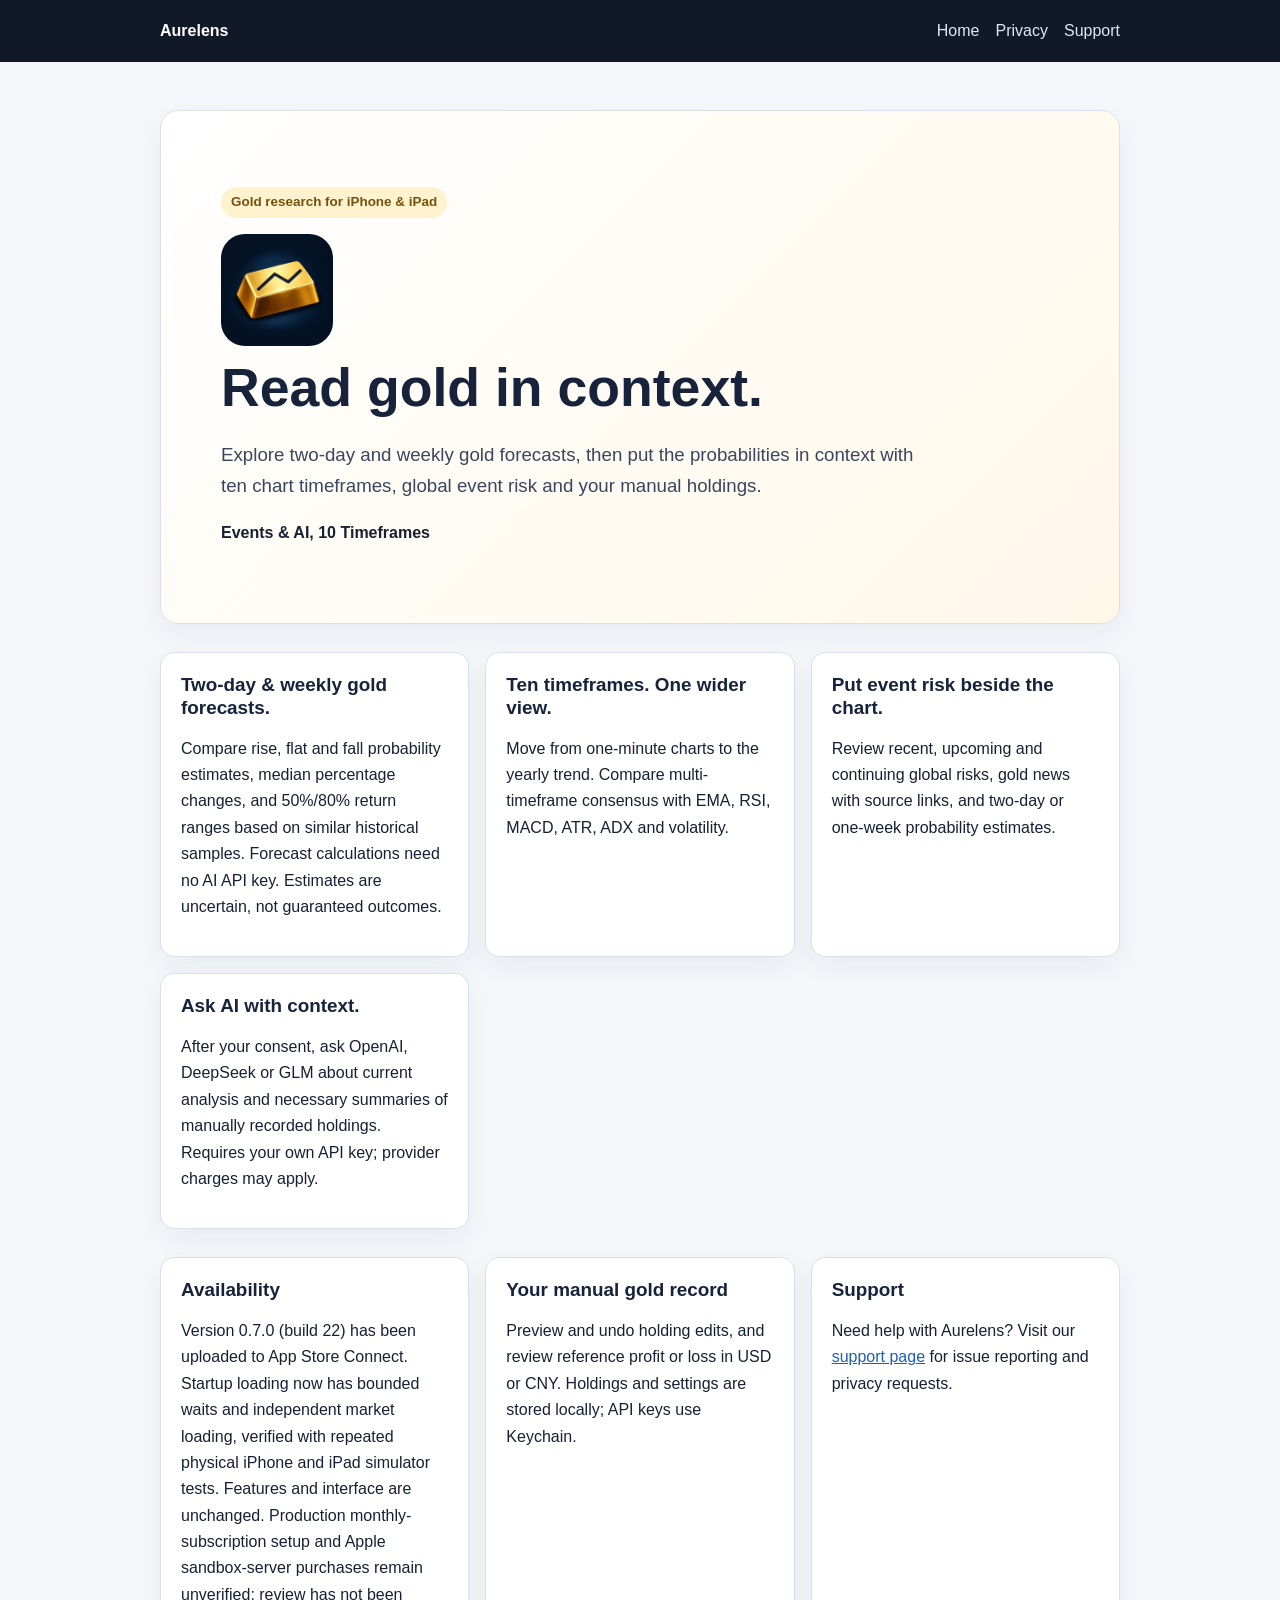
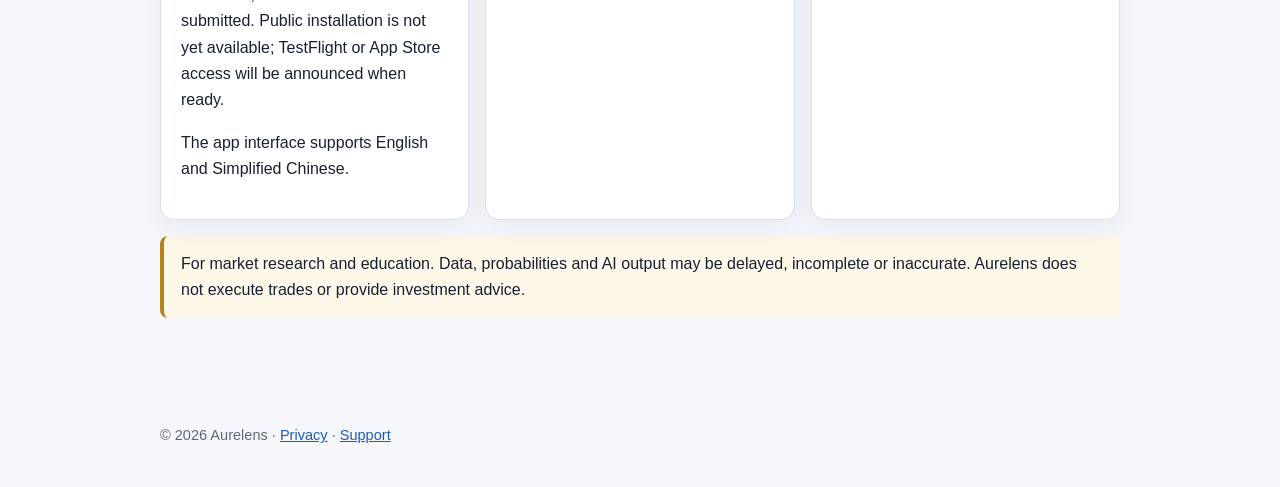
<file: index.html>
<!doctype html>
<html lang="en"><head><meta charset="utf-8"><meta name="viewport" content="width=device-width,initial-scale=1"><meta name="description" content="Two-day and weekly gold probability forecasts, ten timeframes, events and AI."><title>Gold Market Insights · Aurelens</title><link rel="icon" type="image/png" href="AppStore-Media/0.6.3-build18/AppIcon-1024.png"><link rel="stylesheet" href="styles.css"></head>
<body><header><div class="shell nav"><a class="brand" href="./">Aurelens</a><nav><a href="./">Home</a><a href="privacy.html">Privacy</a><a href="support.html">Support</a></nav></div></header><main class="shell"><section class="hero"><p><span class="badge">Gold research for iPhone &amp; iPad</span></p><img src="AppStore-Media/0.6.3-build18/AppIcon-1024.png" alt="Aurelens gold bullion and chart icon" width="112" height="112" style="border-radius:24px"><h1>Read gold in context.</h1><p class="lead">Explore two-day and weekly gold forecasts, then put the probabilities in context with ten chart timeframes, global event risk and your manual holdings.</p><p><strong>Events &amp; AI, 10 Timeframes</strong></p></section>
<section class="grid"><article class="card"><h2>Two-day &amp; weekly gold forecasts.</h2><p>Compare rise, flat and fall probability estimates, median percentage changes, and 50%/80% return ranges based on similar historical samples. Forecast calculations need no AI API key. Estimates are uncertain, not guaranteed outcomes.</p></article><article class="card"><h2>Ten timeframes. One wider view.</h2><p>Move from one-minute charts to the yearly trend. Compare multi-timeframe consensus with EMA, RSI, MACD, ATR, ADX and volatility.</p></article><article class="card"><h2>Put event risk beside the chart.</h2><p>Review recent, upcoming and continuing global risks, gold news with source links, and two-day or one-week probability estimates.</p></article><article class="card"><h2>Ask AI with context.</h2><p>After your consent, ask OpenAI, DeepSeek or GLM about current analysis and necessary summaries of manually recorded holdings. Requires your own API key; provider charges may apply.</p></article></section>
<section class="grid"><article class="card"><h2>Availability</h2><p>Version 0.7.0 (build 22) has been uploaded to App Store Connect. Startup loading now has bounded waits and independent market loading, verified with repeated physical iPhone and iPad simulator tests. Features and interface are unchanged. Production monthly-subscription setup and Apple sandbox-server purchases remain unverified; review has not been submitted. Public installation is not yet available; TestFlight or App Store access will be announced when ready.</p><p>The app interface supports English and Simplified Chinese.</p></article><article class="card"><h2>Your manual gold record</h2><p>Preview and undo holding edits, and review reference profit or loss in USD or CNY. Holdings and settings are stored locally; API keys use Keychain.</p></article><article class="card"><h2>Support</h2><p>Need help with Aurelens? Visit our <a href="support.html">support page</a> for issue reporting and privacy requests.</p></article></section><p class="notice">For market research and education. Data, probabilities and AI output may be delayed, incomplete or inaccurate. Aurelens does not execute trades or provide investment advice.</p></main><footer class="shell">© 2026 Aurelens · <a href="privacy.html">Privacy</a> · <a href="support.html">Support</a></footer></body></html>
</file>
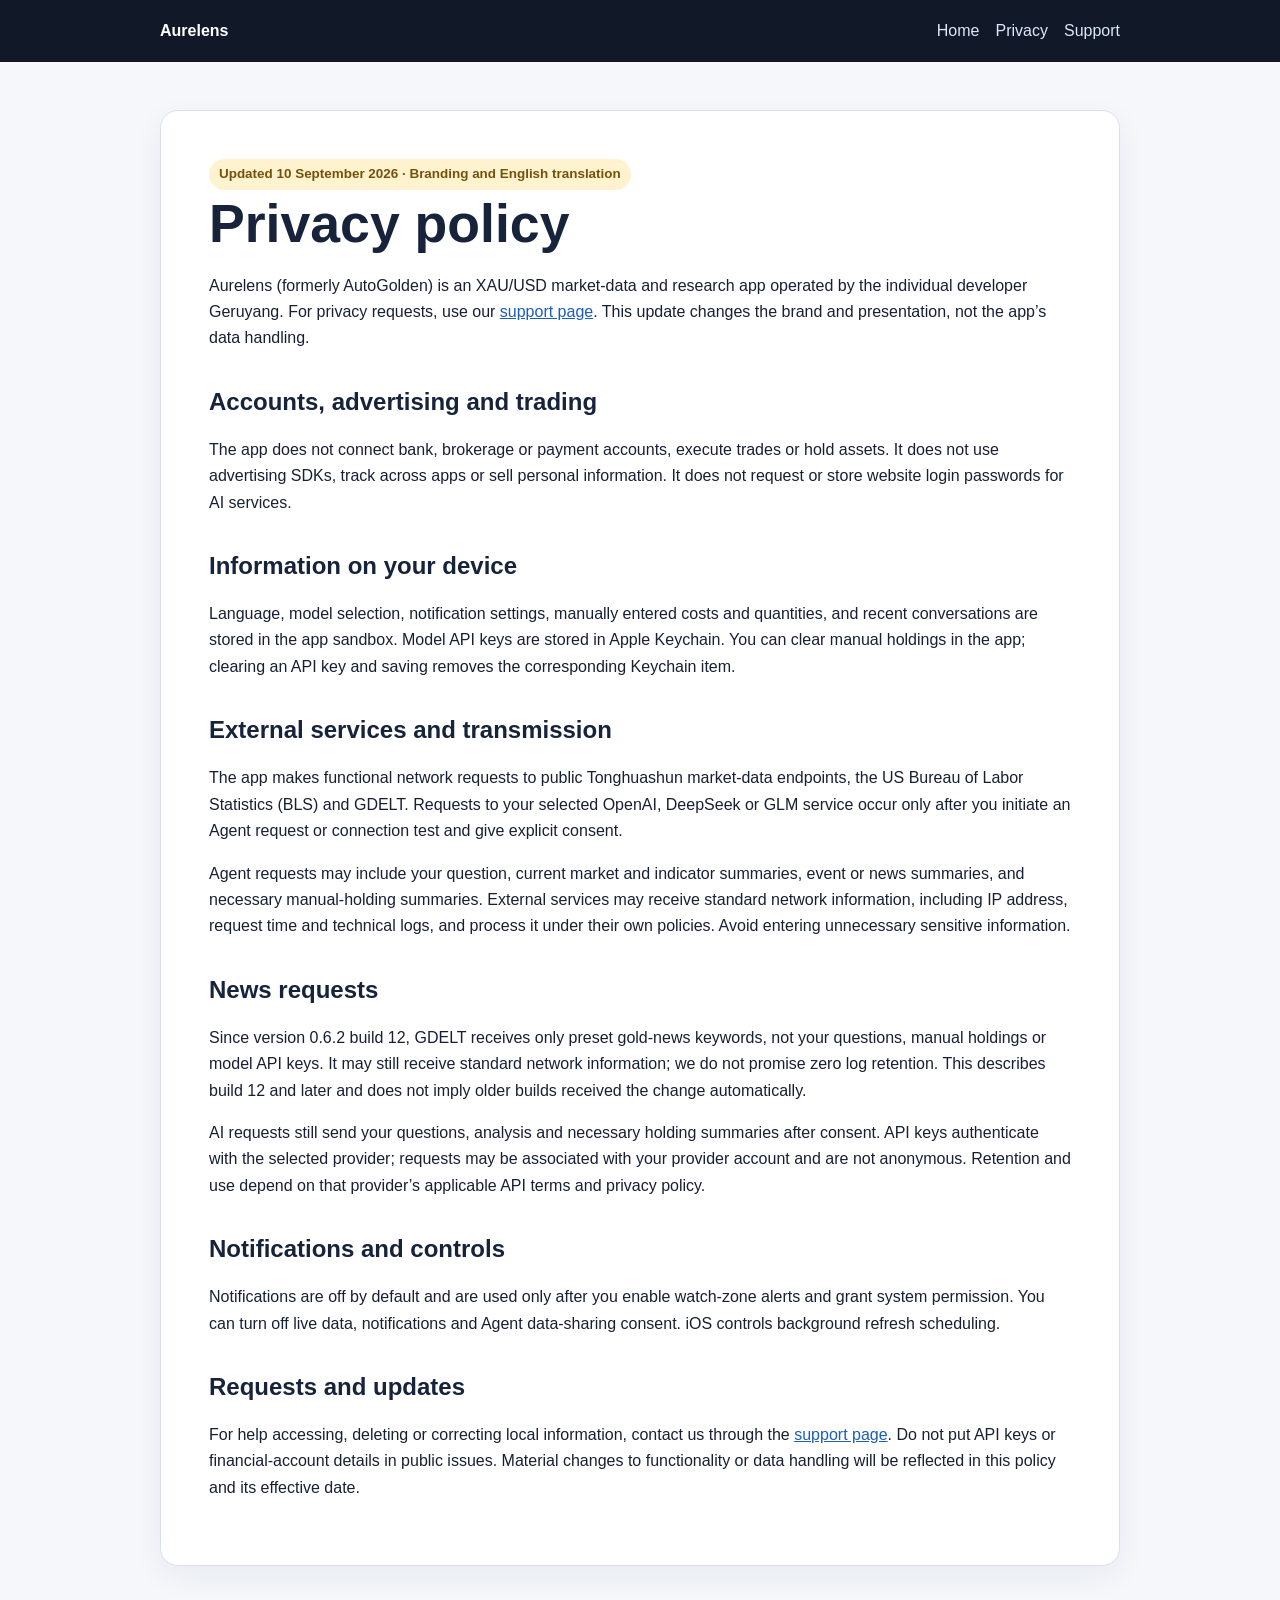
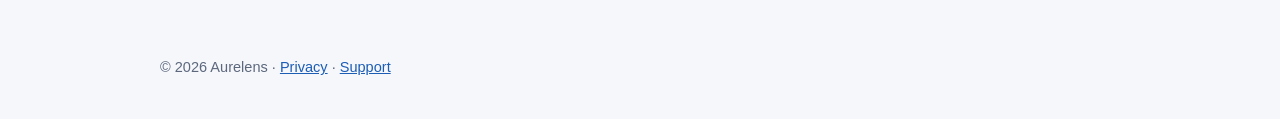
<file: privacy.html>
<!doctype html>
<html lang="en"><head><meta charset="utf-8"><meta name="viewport" content="width=device-width,initial-scale=1"><meta name="description" content="How Aurelens handles local data and external service requests."><title>Privacy policy · Aurelens</title><link rel="icon" type="image/png" href="AppStore-Media/0.6.3-build18/AppIcon-1024.png"><link rel="stylesheet" href="styles.css"></head>
<body><header><div class="shell nav"><a class="brand" href="./">Aurelens</a><nav><a href="./">Home</a><a href="privacy.html">Privacy</a><a href="support.html">Support</a></nav></div></header><main class="shell"><article><span class="badge">Updated 10 September 2026 · Branding and English translation</span><h1>Privacy policy</h1><p>Aurelens (formerly AutoGolden) is an XAU/USD market-data and research app operated by the individual developer Geruyang. For privacy requests, use our <a href="support.html">support page</a>. This update changes the brand and presentation, not the app’s data handling.</p><h2>Accounts, advertising and trading</h2><p>The app does not connect bank, brokerage or payment accounts, execute trades or hold assets. It does not use advertising SDKs, track across apps or sell personal information. It does not request or store website login passwords for AI services.</p><h2>Information on your device</h2><p>Language, model selection, notification settings, manually entered costs and quantities, and recent conversations are stored in the app sandbox. Model API keys are stored in Apple Keychain. You can clear manual holdings in the app; clearing an API key and saving removes the corresponding Keychain item.</p><h2>External services and transmission</h2><p>The app makes functional network requests to public Tonghuashun market-data endpoints, the US Bureau of Labor Statistics (BLS) and GDELT. Requests to your selected OpenAI, DeepSeek or GLM service occur only after you initiate an Agent request or connection test and give explicit consent.</p><p>Agent requests may include your question, current market and indicator summaries, event or news summaries, and necessary manual-holding summaries. External services may receive standard network information, including IP address, request time and technical logs, and process it under their own policies. Avoid entering unnecessary sensitive information.</p><h2>News requests</h2><p>Since version 0.6.2 build 12, GDELT receives only preset gold-news keywords, not your questions, manual holdings or model API keys. It may still receive standard network information; we do not promise zero log retention. This describes build 12 and later and does not imply older builds received the change automatically.</p><p>AI requests still send your questions, analysis and necessary holding summaries after consent. API keys authenticate with the selected provider; requests may be associated with your provider account and are not anonymous. Retention and use depend on that provider’s applicable API terms and privacy policy.</p><h2>Notifications and controls</h2><p>Notifications are off by default and are used only after you enable watch-zone alerts and grant system permission. You can turn off live data, notifications and Agent data-sharing consent. iOS controls background refresh scheduling.</p><h2>Requests and updates</h2><p>For help accessing, deleting or correcting local information, contact us through the <a href="support.html">support page</a>. Do not put API keys or financial-account details in public issues. Material changes to functionality or data handling will be reflected in this policy and its effective date.</p></article></main><footer class="shell">© 2026 Aurelens · <a href="privacy.html">Privacy</a> · <a href="support.html">Support</a></footer></body></html>
</file>
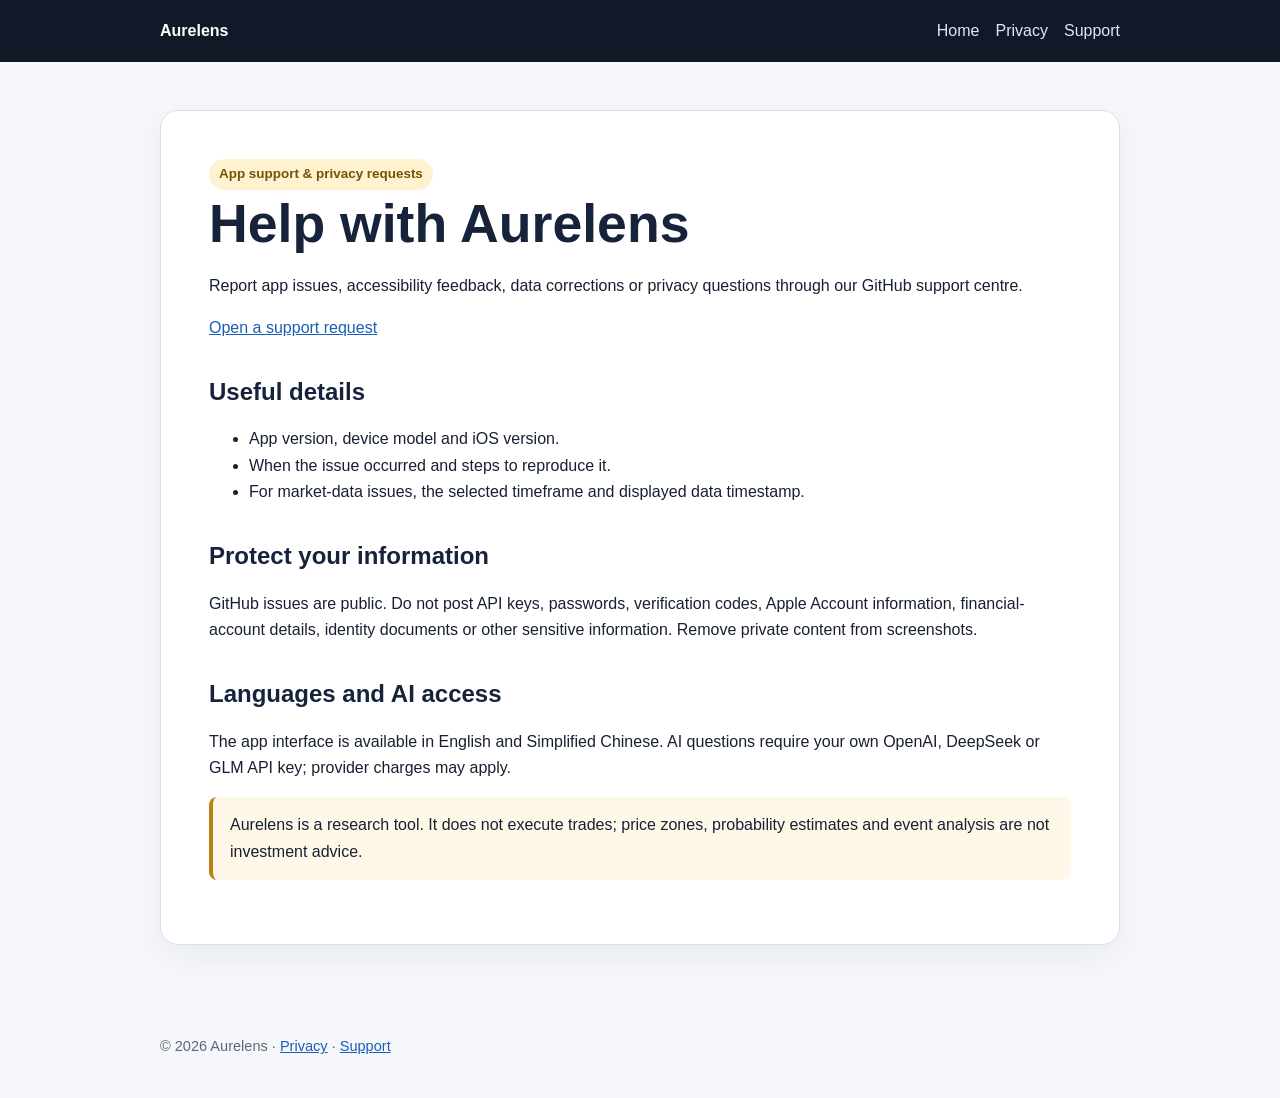
<file: support.html>
<!doctype html>
<html lang="en"><head><meta charset="utf-8"><meta name="viewport" content="width=device-width,initial-scale=1"><meta name="description" content="Get help with Aurelens gold research."><title>Support · Aurelens</title><link rel="icon" type="image/png" href="AppStore-Media/0.6.3-build18/AppIcon-1024.png"><link rel="stylesheet" href="styles.css"></head>
<body><header><div class="shell nav"><a class="brand" href="./">Aurelens</a><nav><a href="./">Home</a><a href="privacy.html">Privacy</a><a href="support.html">Support</a></nav></div></header><main class="shell"><article><span class="badge">App support &amp; privacy requests</span><h1>Help with Aurelens</h1><p>Report app issues, accessibility feedback, data corrections or privacy questions through our GitHub support centre.</p><p><a href="https://github.com/Geruyang/Aurelens-iOS-release/issues" rel="noopener">Open a support request</a></p><h2>Useful details</h2><ul><li>App version, device model and iOS version.</li><li>When the issue occurred and steps to reproduce it.</li><li>For market-data issues, the selected timeframe and displayed data timestamp.</li></ul><h2>Protect your information</h2><p>GitHub issues are public. Do not post API keys, passwords, verification codes, Apple Account information, financial-account details, identity documents or other sensitive information. Remove private content from screenshots.</p><h2>Languages and AI access</h2><p>The app interface is available in English and Simplified Chinese. AI questions require your own OpenAI, DeepSeek or GLM API key; provider charges may apply.</p><p class="notice">Aurelens is a research tool. It does not execute trades; price zones, probability estimates and event analysis are not investment advice.</p></article></main><footer class="shell">© 2026 Aurelens · <a href="privacy.html">Privacy</a> · <a href="support.html">Support</a></footer></body></html>
</file>
<file: styles.css>
:root{color-scheme:light dark;--ink:#172033;--muted:#5d687d;--paper:#fff;--surface:#f5f7fb;--line:#d9e0ec;--gold:#b88217;--gold-light:#fff2ce;--blue:#1c5db6}*{box-sizing:border-box}body{margin:0;color:var(--ink);background:var(--surface);font-family:-apple-system,BlinkMacSystemFont,"Segoe UI","PingFang SC",Arial,sans-serif;line-height:1.65}a{color:var(--blue)}.shell{width:min(960px,calc(100% - 32px));margin:0 auto}header{background:#111827;color:#fff;padding:18px 0}.nav{display:flex;align-items:center;justify-content:space-between;gap:20px}.brand{color:#fff;font-weight:750;text-decoration:none}nav{display:flex;gap:16px;flex-wrap:wrap}nav a{color:#dce8fb;text-decoration:none}main{padding:48px 0 64px}.hero,article{background:var(--paper);border:1px solid var(--line);border-radius:18px;box-shadow:0 10px 30px rgba(18,35,67,.06)}.hero{padding:clamp(28px,6vw,60px);background:linear-gradient(135deg,#fff 0%,#fff8e9 100%)}article{padding:clamp(24px,5vw,48px)}h1,h2{line-height:1.25;color:#16233b}h1{font-size:clamp(2rem,5vw,3.35rem);margin:0 0 14px}h2{margin-top:2.2rem}.lead{font-size:1.17rem;color:#39465d;max-width:700px}.badge{display:inline-block;padding:4px 10px;border-radius:999px;background:var(--gold-light);color:#73530c;font-size:.84rem;font-weight:700}.notice{padding:15px 17px;border-left:4px solid var(--gold);background:#fff8e9;border-radius:8px}.grid{display:grid;grid-template-columns:repeat(auto-fit,minmax(240px,1fr));gap:16px;margin-top:28px}.card{background:var(--paper);border:1px solid var(--line);border-radius:14px;padding:20px}.card h2{margin:0 0 8px;font-size:1.18rem}footer{padding:25px 0 40px;color:var(--muted);font-size:.91rem}@media(prefers-color-scheme:dark){:root{--ink:#e7ecf5;--muted:#b1bdcf;--paper:#182235;--surface:#0d1422;--line:#30415d;--blue:#9bc5ff;--gold-light:#4b3a11}header{background:#080d16}.hero{background:linear-gradient(135deg,#182235 0%,#292310 100%)}h1,h2{color:#f1f5fb}.lead{color:#c8d2e2}.notice{background:#342b14}}
</file>
